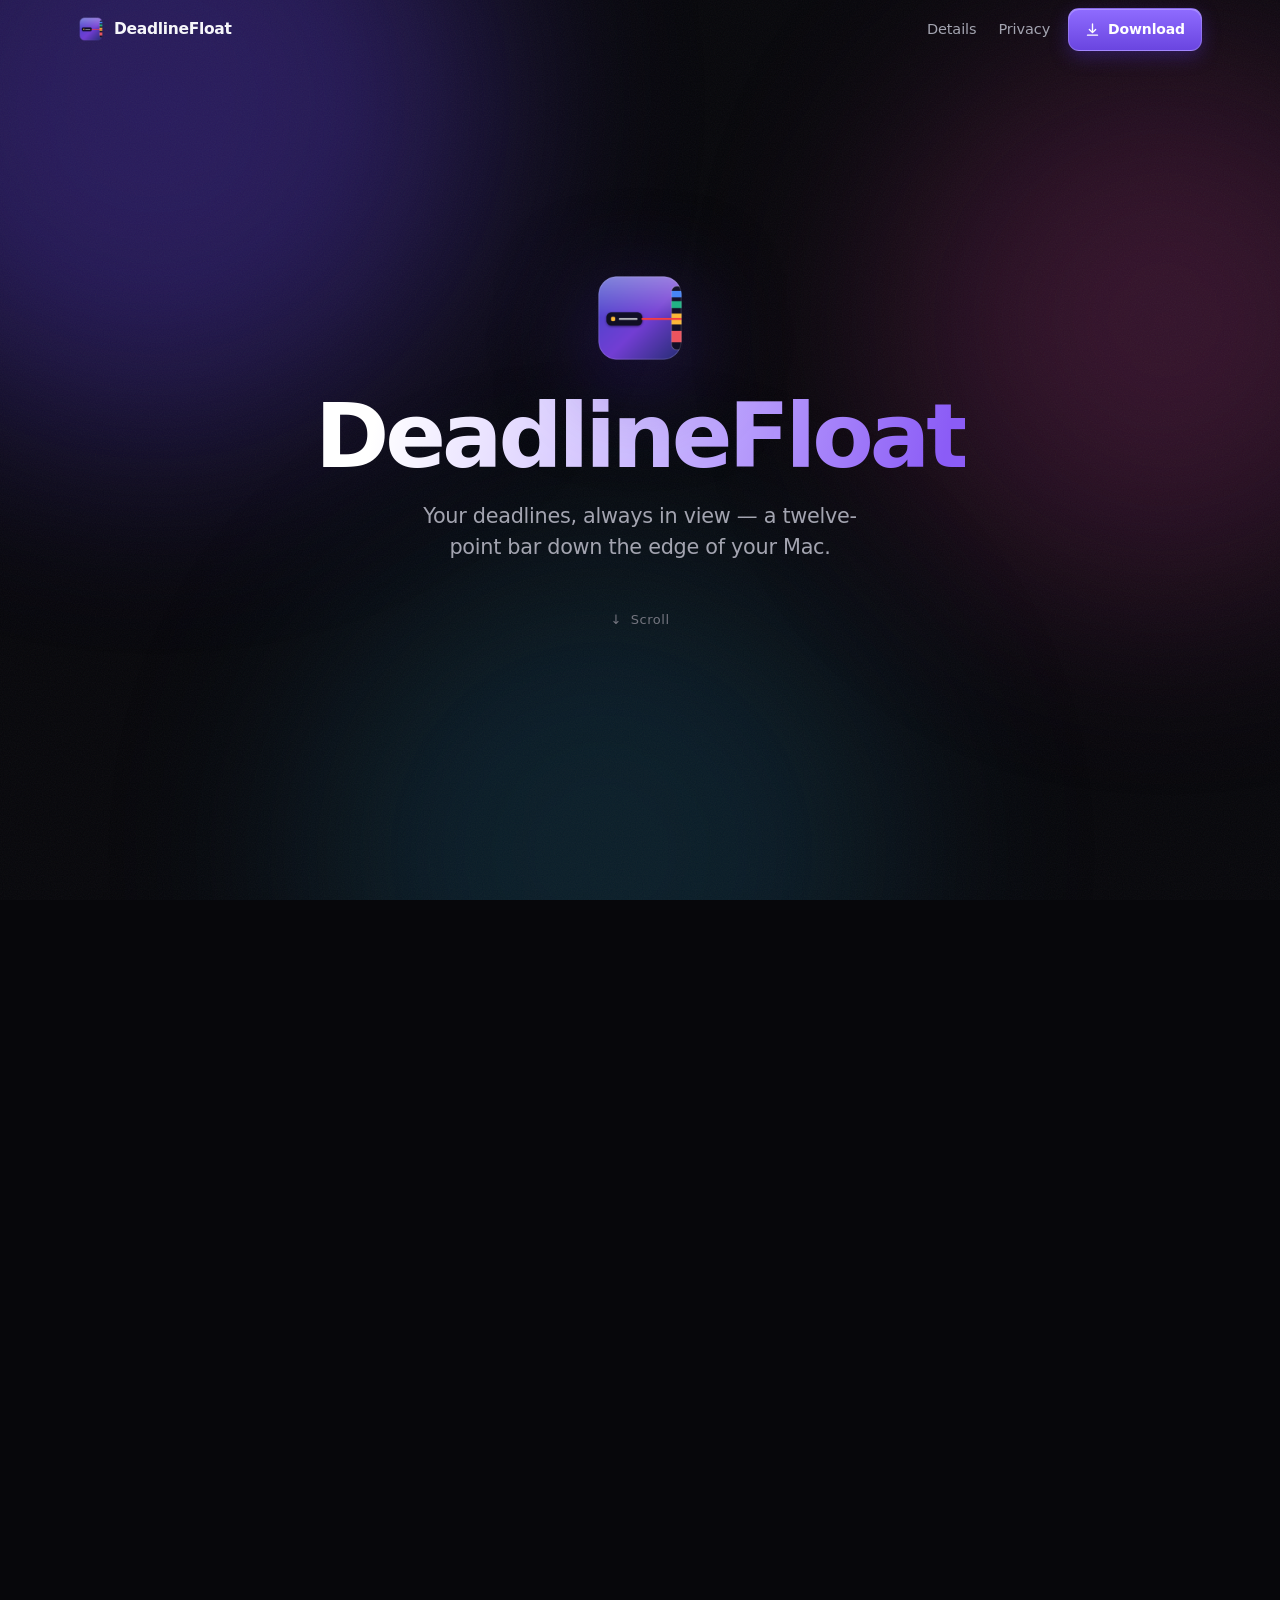
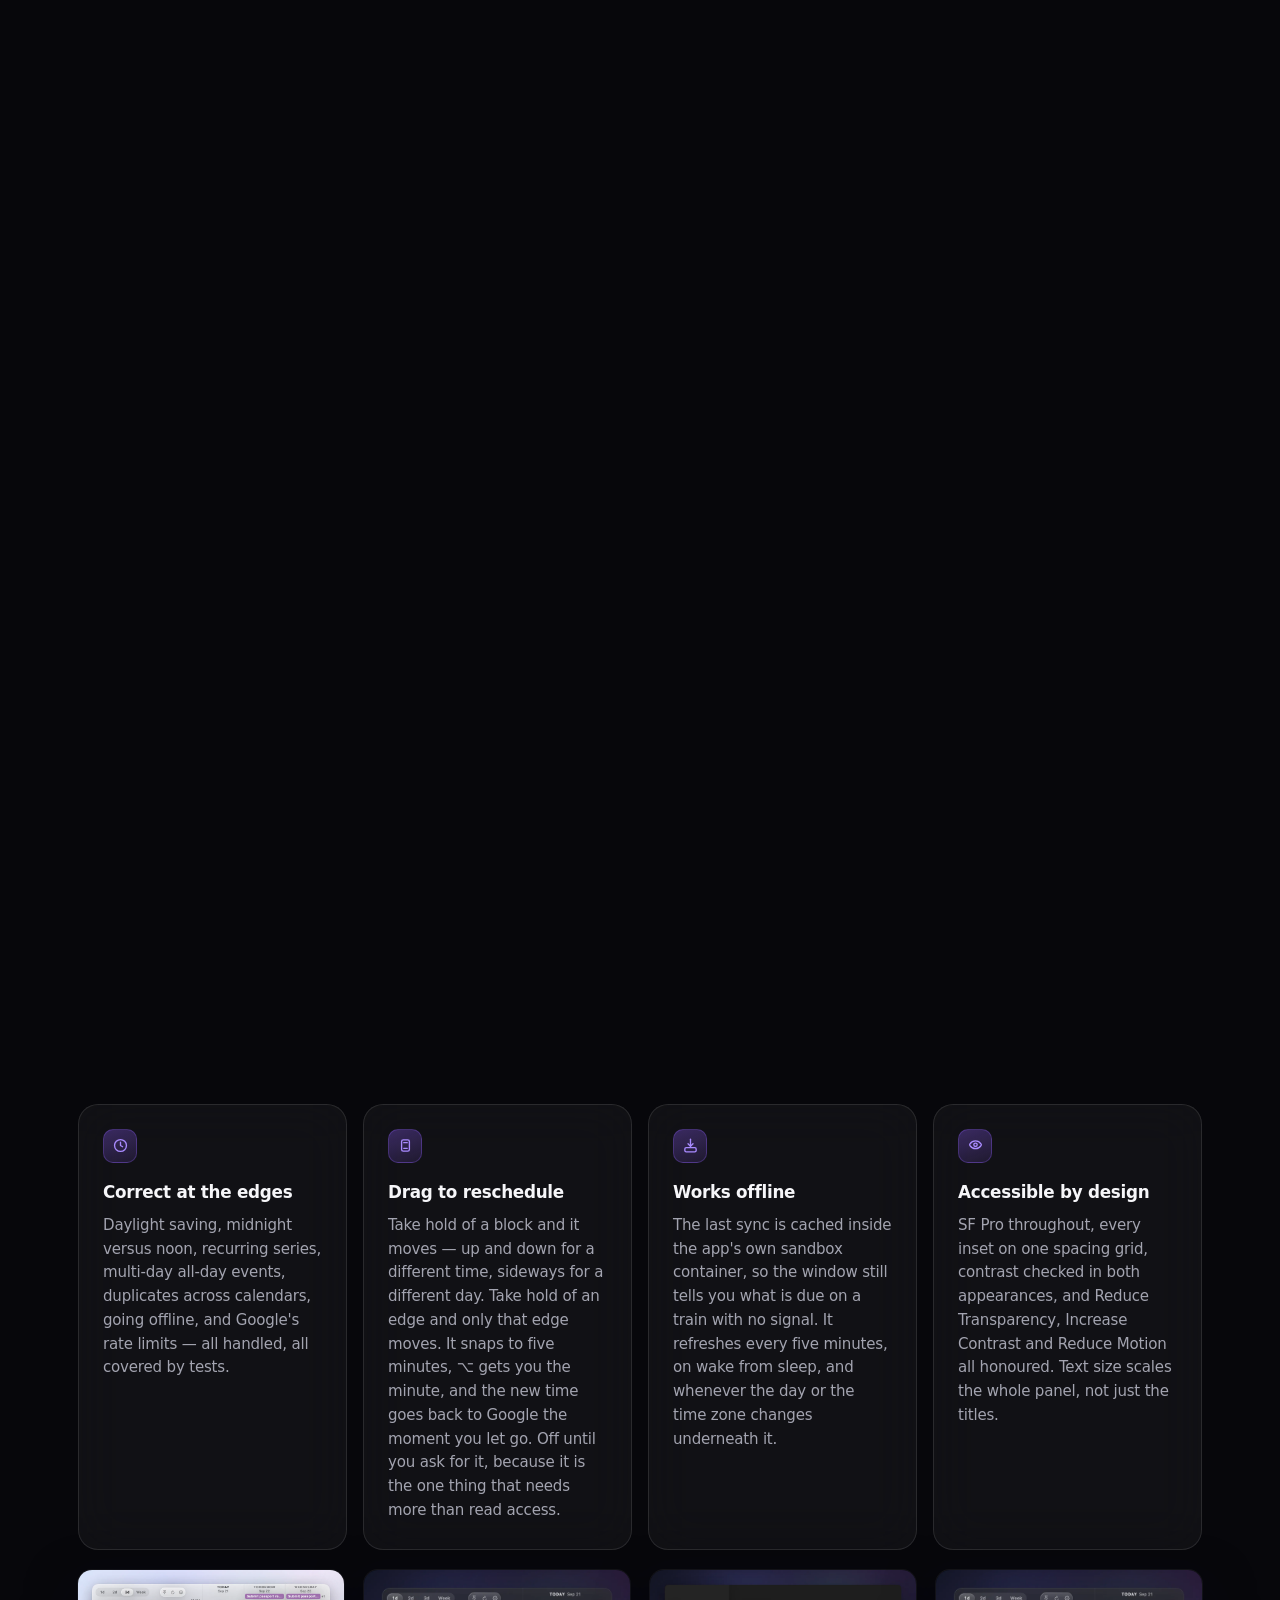
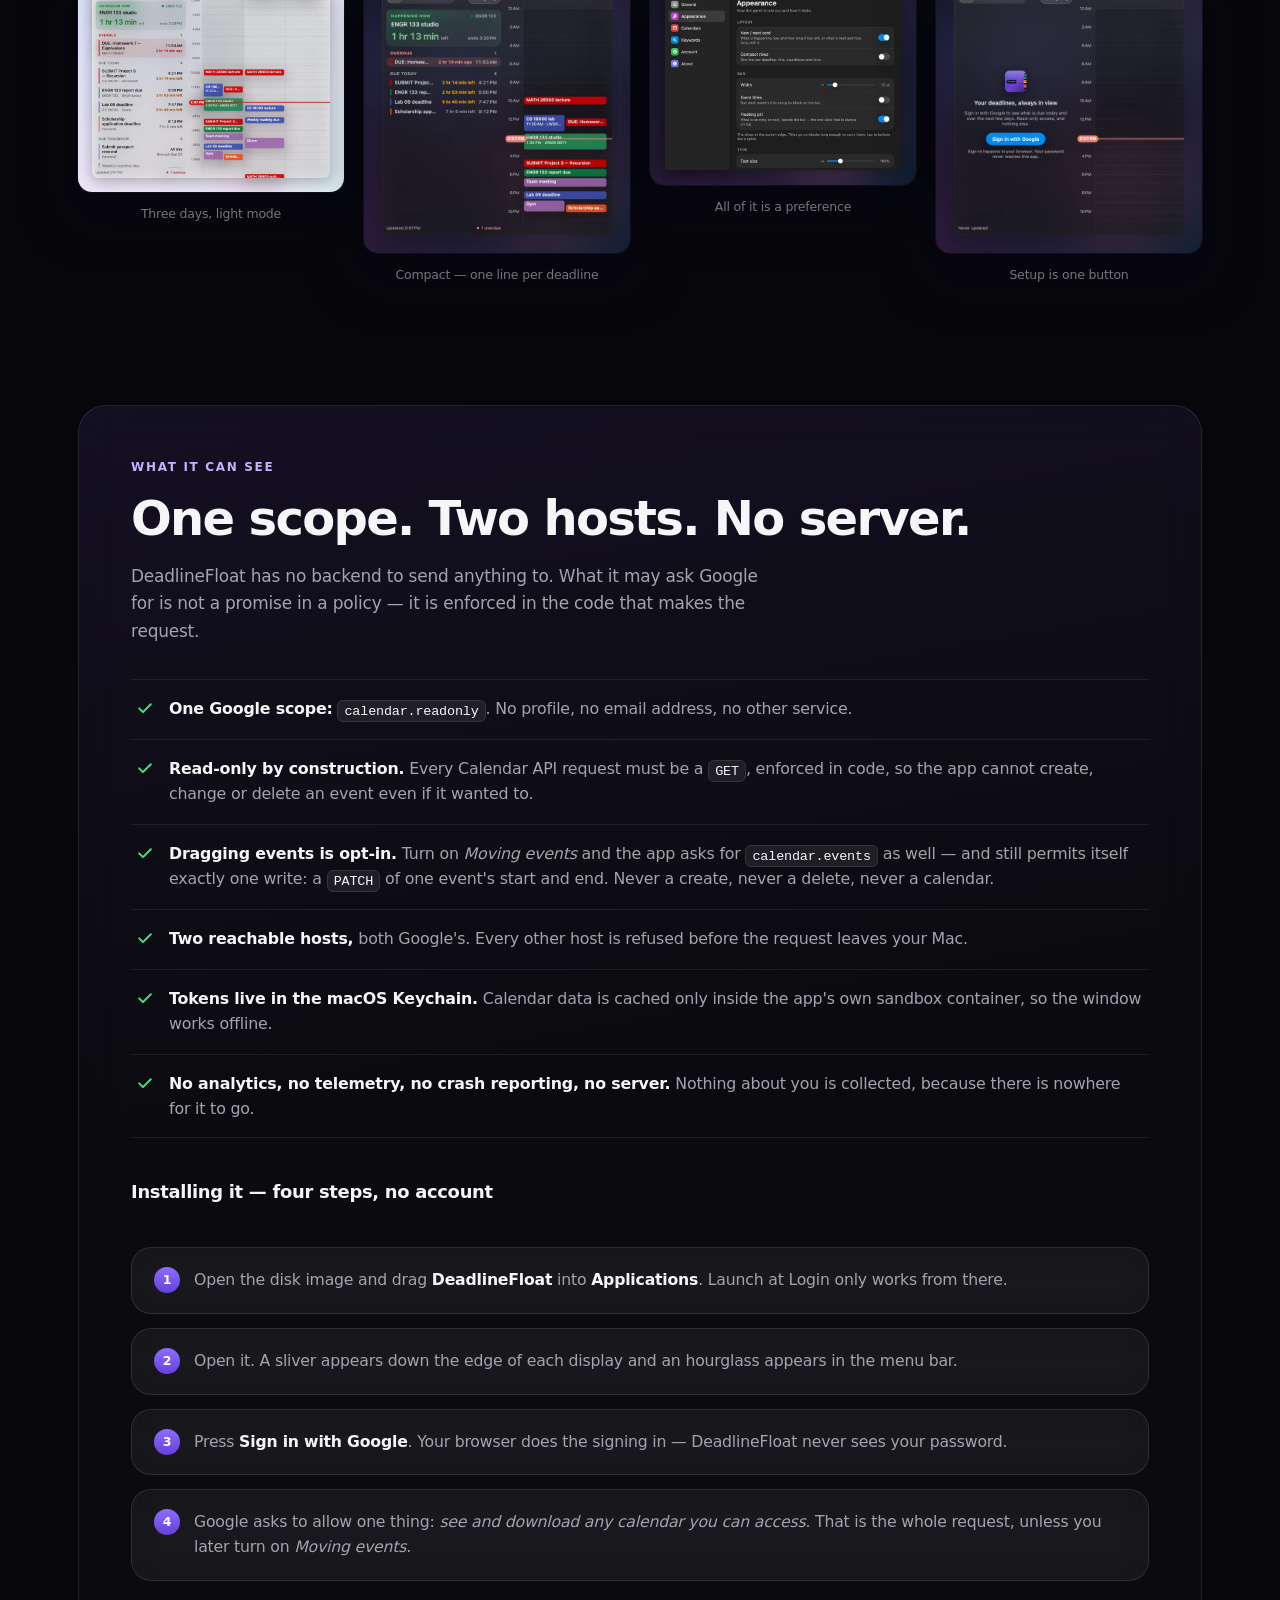
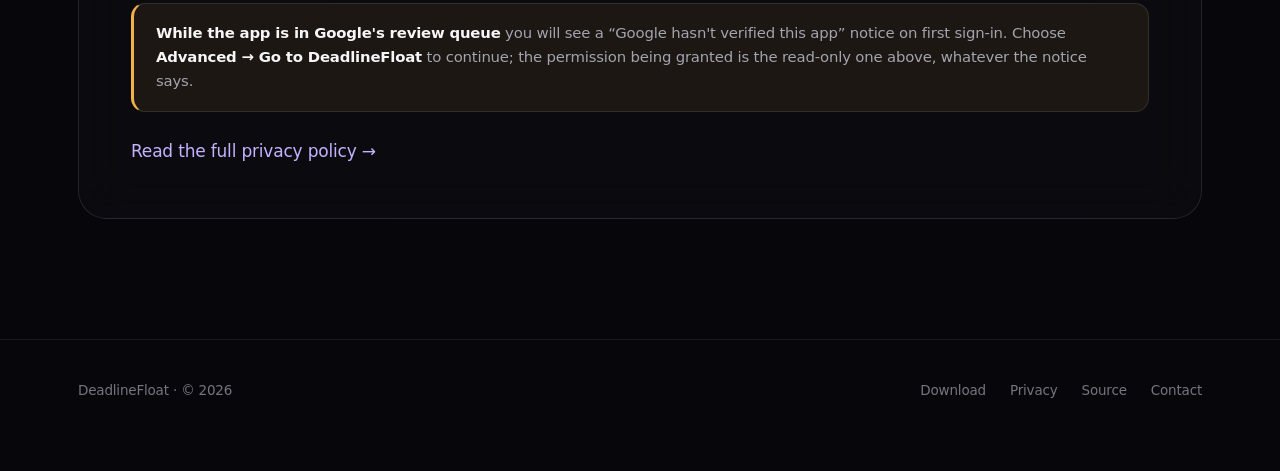
<file: docs/index.html>
<!doctype html>
<html lang="en">
<head>
<meta charset="utf-8">
<meta name="viewport" content="width=device-width, initial-scale=1">
<title>DeadlineFloat — your deadlines, always in view</title>
<meta name="description" content="A twelve-point bar down the edge of your Mac's screen for your Google Calendar deadlines: what is due today and when, and what your day looks like. Native SwiftUI, drag to reschedule, nothing leaves your Mac.">
<meta name="theme-color" content="#07070b">
<link rel="icon" href="favicon.png" type="image/png">
<meta property="og:title" content="DeadlineFloat — your deadlines, always in view">
<meta property="og:description" content="A twelve-point bar down the edge of your Mac's screen for your Google Calendar deadlines.">
<meta property="og:url" content="https://deadlinefloat.vercel.app/">
<meta property="og:image" content="https://deadlinefloat.vercel.app/og.jpg">
<meta property="og:image:width" content="1200">
<meta property="og:image:height" content="630">
<meta property="og:type" content="website">
<meta name="twitter:card" content="summary_large_image">
<link rel="stylesheet" href="site.css">
</head>
<body>

<div class="aurora" aria-hidden="true"><span></span><span></span><span></span></div>
<div class="grain" aria-hidden="true"></div>

<header class="nav">
  <div class="wrap">
    <a class="brand" href="#top"><img src="icon.png" alt="" width="26" height="26">DeadlineFloat</a>
    <nav class="nav-links">
      <a href="#details">Details</a>
      <a href="#privacy">Privacy</a>
    </nav>
    <a class="nav-cta" data-dl href="https://github.com/21J3phy/deadlinefloat/releases/download/v1.0/DeadlineFloat-1.0.dmg">
      <svg viewBox="0 0 24 24" fill="none" stroke="currentColor" stroke-width="2.2" stroke-linecap="round" stroke-linejoin="round" aria-hidden="true">
        <path d="M12 3v12"/><path d="M7 12l5 5 5-5"/><path d="M4 21h16"/>
      </svg>
      Download
    </a>
  </div>
</header>

<main id="top">

<!-- ======================================================== the whole show
     One screen, pinned, for the length of this section. The scroll runs the
     title card off, slides the bar in from the right edge, walks the four
     descriptions down the left while the panel does what each one describes,
     and ends on the download button. -->
<section class="show" id="show">
  <div class="show-pin">

    <div class="show-title">
      <img class="show-mark" src="icon.png" alt="" width="96" height="96">
      <h1>DeadlineFloat</h1>
      <p>Your deadlines, always in view — a twelve-point bar down the edge of your Mac.</p>
      <span class="show-scroll"><i aria-hidden="true">↓</i> Scroll</span>
    </div>

    <div class="show-copy" aria-label="How it works">
      <article class="beat">
        <span class="n">At rest</span>
        <h2>Twelve points wide</h2>
        <p>
          Down the edge of every display: the whole day as a ruler, midnight to
          midnight, every event drawn as long as it actually lasts, and a needle for
          now. Beside it floats what is on — or next — with a live countdown, so you
          can read it without opening anything at all.
        </p>
        <p>
          It never steals focus from whatever you are typing in, and there is no Dock
          icon. Just an hourglass in the menu bar.
        </p>
        <div class="kv"><span>One bar per display</span><span>Never takes focus</span><span>8–40 points wide</span></div>
      </article>

      <article class="beat">
        <span class="n">Open</span>
        <h2>It stretches, it doesn&rsquo;t fade</h2>
        <p>
          Rest the pointer on the sliver and it widens sideways — the very same blocks
          growing into today's column while the task list arrives beside them.
          Deadlines on the left, the day's schedule on the right.
        </p>
        <p>
          “HAPPENING NOW · 1 hr 13 min left” while you are inside something. “DUE NEXT
          · in 2 hr 14 min” before the next thing lands. Whole minutes, in words, never
          seconds — and always truncated, never rounded up, because a countdown that
          overstates the time you have left is the one way it could actually hurt you.
        </p>
        <div class="kv"><span>Live countdown</span><span>Flips on the minute</span><span>Pin it open</span></div>
      </article>

      <article class="beat">
        <span class="n">The week</span>
        <h2>A day, or all seven</h2>
        <p>
          One day, two, three, or the week. The bar widens a step each time and the
          calendar adds a column; the list grows a section for every day it can now
          see, and all-day items ride above the columns.
        </p>
        <p>
          Every block is the colour Google Calendar actually shows you — per event or
          per calendar, the palette Google draws with today, not the decade-old hexes
          its API still reports. Urgency is carried by the countdown's wording and
          colour instead, so the colour you chose for a class stays that class's colour.
        </p>
        <div class="kv"><span>Duration blocks</span><span>All-day events</span><span>Your Google colours</span></div>
      </article>

      <article class="beat">
        <span class="n">Done</span>
        <h2>Swipe it done</h2>
        <p>
          A two-finger swipe marks a deadline done, with a tap from the trackpad.
          Finished items wait in a drawer above the list — scroll up past the barrier
          to see them, and swipe one back whenever you like.
        </p>
        <p>
          Apple Intelligence identifies unfinished tasks on your Mac. Meetings,
          classes and other appointments stay on the calendar; only tasks appear
          in the active list. Task detection requires macOS 26 or later and an
          Apple Intelligence-capable Mac with Apple Intelligence enabled.
        </p>
        <div class="kv"><span>On-device task detection</span><span>Per-calendar</span><span>Launch at login</span></div>
      </article>
    </div>

    <div class="show-get">
      <p class="show-get-eyebrow">That is the whole app.</p>
      <h2>Put it on your Mac.</h2>
      <!-- download:start — rewritten by Tools/update_download.sh from the built artefacts -->
    <div class="download">
      <a class="get" href="https://github.com/21J3phy/deadlinefloat/releases/download/v1.2/DeadlineFloat-1.2.dmg">
        <svg viewBox="0 0 24 24" fill="none" stroke="currentColor" stroke-width="2.1"
             stroke-linecap="round" stroke-linejoin="round" aria-hidden="true">
          <path d="M12 3v12"></path><path d="M7 12l5 5 5-5"></path><path d="M4 21h16"></path>
        </svg>
        Download for Mac
      </a>
      <p class="meta">
        Version 1.2 · 4.4MB · macOS 14 or later · Apple silicon and Intel<br>
        Signed and notarised by Apple. <a href="https://github.com/21J3phy/deadlinefloat/releases/download/v1.2/DeadlineFloat-1.2.zip">Zip instead</a>
      </p>
      <details class="sums">
        <summary>Verify the download</summary>
<pre>shasum -a 256 DeadlineFloat-1.2.dmg
f705889968c458b324d6195a63dd78de9f2f063760c2cc022239804af1b9cac6  DeadlineFloat-1.2.dmg
09ecde73c6c7be6fe2ffa7d400d8e192d0475bf1e6b7466362ef9e35a49be8f2  DeadlineFloat-1.2.zip</pre>
      </details>
    </div>
    <!-- download:end -->
    </div>

    <!-- the panel itself, at the right edge of the screen -->
    <div class="show-stage" id="demo-stage"></div>

    <!-- narrow screens cannot hold the pinned show; they get the real thing -->
    <div class="show-fallback">
      <picture>
        <source srcset="screenshots/expanded.webp" type="image/webp">
        <img src="screenshots/expanded.png" width="1376" height="1464" alt="The DeadlineFloat panel open on one day">
      </picture>
      <p>The interactive demo needs a wider screen. This is the real panel, rendered by the app itself.</p>
    </div>

  </div>
</section>

<!-- ================================================================ details -->
<section id="details" class="pad">
  <div class="wrap">
    <div class="center reveal" style="margin-bottom:44px">
      <p class="eyebrow">The rest of it</p>
      <h2>Everything else worth knowing</h2>
      <p class="lede">Native Swift and SwiftUI — no Electron. Liquid Glass on macOS 26 and later, with a hand-built glass fallback down to macOS 14.</p>
    </div>

    <div class="grid" data-stagger>
      <div class="card reveal">
        <div class="ico"><svg viewBox="0 0 24 24" fill="none" stroke="currentColor" stroke-width="1.9" stroke-linecap="round" stroke-linejoin="round"><circle cx="12" cy="12" r="8.4"/><path d="M12 7.4V12l3 1.8"/></svg></div>
        <h3>Correct at the edges</h3>
        <p>Daylight saving, midnight versus noon, recurring series, multi-day all-day events, duplicates across calendars, going offline, and Google's rate limits — all handled, all covered by tests.</p>
      </div>
      <div class="card reveal">
        <div class="ico"><svg viewBox="0 0 24 24" fill="none" stroke="currentColor" stroke-width="1.9" stroke-linecap="round" stroke-linejoin="round"><rect x="6.5" y="4" width="11" height="16" rx="2.4"/><path d="M9.5 8h5"/><path d="M9.5 16h5"/></svg></div>
        <h3>Drag to reschedule</h3>
        <p>Take hold of a block and it moves — up and down for a different time, sideways for a different day. Take hold of an edge and only that edge moves. It snaps to five minutes, ⌥ gets you the minute, and the new time goes back to Google the moment you let go. Off until you ask for it, because it is the one thing that needs more than read access.</p>
      </div>
      <div class="card reveal">
        <div class="ico"><svg viewBox="0 0 24 24" fill="none" stroke="currentColor" stroke-width="1.9" stroke-linecap="round" stroke-linejoin="round"><path d="M12 3v10"/><path d="M8.5 9.5 12 13l3.5-3.5"/><rect x="4" y="15" width="16" height="6" rx="2"/></svg></div>
        <h3>Works offline</h3>
        <p>The last sync is cached inside the app's own sandbox container, so the window still tells you what is due on a train with no signal. It refreshes every five minutes, on wake from sleep, and whenever the day or the time zone changes underneath it.</p>
      </div>
      <div class="card reveal">
        <div class="ico"><svg viewBox="0 0 24 24" fill="none" stroke="currentColor" stroke-width="1.9" stroke-linecap="round" stroke-linejoin="round"><path d="M12 5.5c3.5 0 6.4 2.2 7.8 4.3.5.7.5 1.7 0 2.4-1.4 2.1-4.3 4.3-7.8 4.3s-6.4-2.2-7.8-4.3a2.1 2.1 0 0 1 0-2.4C5.6 7.7 8.5 5.5 12 5.5Z"/><circle cx="12" cy="11" r="2.4"/></svg></div>
        <h3>Accessible by design</h3>
        <p>SF Pro throughout, every inset on one spacing grid, contrast checked in both appearances, and Reduce Transparency, Increase Contrast and Reduce Motion all honoured. Text size scales the whole panel, not just the titles.</p>
      </div>
    </div>

    <div class="gallery" data-stagger style="margin-top:20px">
      <figure class="reveal">
        <picture><source srcset="screenshots/light.webp" type="image/webp"><img src="screenshots/light.png" width="1752" height="1464" alt="DeadlineFloat open on three days in light mode" loading="lazy"></picture>
        <figcaption>Three days, light mode</figcaption>
      </figure>
      <figure class="reveal">
        <picture><source srcset="screenshots/compact.webp" type="image/webp"><img src="screenshots/compact.png" width="1376" height="1464" alt="DeadlineFloat with compact rows" loading="lazy"></picture>
        <figcaption>Compact — one line per deadline</figcaption>
      </figure>
      <figure class="reveal">
        <picture><source srcset="screenshots/settings-dark.webp" type="image/webp"><img src="screenshots/settings-dark.png" width="1664" height="1344" alt="The DeadlineFloat settings window" loading="lazy"></picture>
        <figcaption>All of it is a preference</figcaption>
      </figure>
      <figure class="reveal">
        <picture><source srcset="screenshots/welcome.webp" type="image/webp"><img src="screenshots/welcome.png" width="1376" height="1464" alt="The DeadlineFloat sign-in screen" loading="lazy"></picture>
        <figcaption>Setup is one button</figcaption>
      </figure>
    </div>
  </div>
</section>

<!-- ================================================================ privacy -->
<section id="privacy" class="pad" style="padding-top:0">
  <div class="wrap">
    <div class="privacy-wrap reveal">
      <p class="eyebrow">What it can see</p>
      <h2>One scope. Two hosts. No server.</h2>
      <p class="lede">
        DeadlineFloat has no backend to send anything to. What it may ask Google for is not a
        promise in a policy — it is enforced in the code that makes the request.
      </p>
      <ul class="privacy-list">
        <li>
          <svg class="tick" viewBox="0 0 24 24" fill="none" stroke="currentColor" stroke-width="2.4" stroke-linecap="round" stroke-linejoin="round"><path d="m5 12.5 4.5 4.5L19 7.5"/></svg>
          <span><b>One Google scope:</b> <code>calendar.readonly</code>. No profile, no email address, no other service.</span>
        </li>
        <li>
          <svg class="tick" viewBox="0 0 24 24" fill="none" stroke="currentColor" stroke-width="2.4" stroke-linecap="round" stroke-linejoin="round"><path d="m5 12.5 4.5 4.5L19 7.5"/></svg>
          <span><b>Read-only by construction.</b> Every Calendar API request must be a <code>GET</code>, enforced in code, so the app cannot create, change or delete an event even if it wanted to.</span>
        </li>
        <li>
          <svg class="tick" viewBox="0 0 24 24" fill="none" stroke="currentColor" stroke-width="2.4" stroke-linecap="round" stroke-linejoin="round"><path d="m5 12.5 4.5 4.5L19 7.5"/></svg>
          <span><b>Dragging events is opt-in.</b> Turn on <em>Moving events</em> and the app asks for <code>calendar.events</code> as well — and still permits itself exactly one write: a <code>PATCH</code> of one event's start and end. Never a create, never a delete, never a calendar.</span>
        </li>
        <li>
          <svg class="tick" viewBox="0 0 24 24" fill="none" stroke="currentColor" stroke-width="2.4" stroke-linecap="round" stroke-linejoin="round"><path d="m5 12.5 4.5 4.5L19 7.5"/></svg>
          <span><b>Two reachable hosts,</b> both Google's. Every other host is refused before the request leaves your Mac.</span>
        </li>
        <li>
          <svg class="tick" viewBox="0 0 24 24" fill="none" stroke="currentColor" stroke-width="2.4" stroke-linecap="round" stroke-linejoin="round"><path d="m5 12.5 4.5 4.5L19 7.5"/></svg>
          <span><b>Tokens live in the macOS Keychain.</b> Calendar data is cached only inside the app's own sandbox container, so the window works offline.</span>
        </li>
        <li>
          <svg class="tick" viewBox="0 0 24 24" fill="none" stroke="currentColor" stroke-width="2.4" stroke-linecap="round" stroke-linejoin="round"><path d="m5 12.5 4.5 4.5L19 7.5"/></svg>
          <span><b>No analytics, no telemetry, no crash reporting, no server.</b> Nothing about you is collected, because there is nowhere for it to go.</span>
        </li>
      </ul>

      <h3 class="sub">Installing it — four steps, no account</h3>
      <ol class="steps" data-stagger>
        <li class="reveal">Open the disk image and drag <strong>DeadlineFloat</strong> into <strong>Applications</strong>. Launch at Login only works from there.</li>
        <li class="reveal">Open it. A sliver appears down the edge of each display and an hourglass appears in the menu bar.</li>
        <li class="reveal">Press <strong>Sign in with Google</strong>. Your browser does the signing in — DeadlineFloat never sees your password.</li>
        <li class="reveal">Google asks to allow one thing: <em>see and download any calendar you can access</em>. That is the whole request, unless you later turn on <em>Moving events</em>.</li>
      </ol>
      <p class="note reveal">
        <strong>While the app is in Google's review queue</strong> you will see a “Google hasn't
        verified this app” notice on first sign-in. Choose <strong>Advanced → Go to
        DeadlineFloat</strong> to continue; the permission being granted is the read-only one
        above, whatever the notice says.
      </p>
      <p style="margin:26px 0 0"><a href="privacy.html">Read the full privacy policy →</a></p>
    </div>
  </div>
</section>

</main>

<footer>
  <div class="wrap">
    <span>DeadlineFloat · © <span data-year>2026</span></span>
    <nav>
      <a href="#show">Download</a>
      <a href="privacy.html">Privacy</a>
      <a href="https://github.com/21J3phy/deadlinefloat">Source</a>
      <a href="mailto:niravsurabhi@gmail.com">Contact</a>
    </nav>
  </div>
</footer>

<script src="site.js" defer></script>
</body>
</html>
</file>
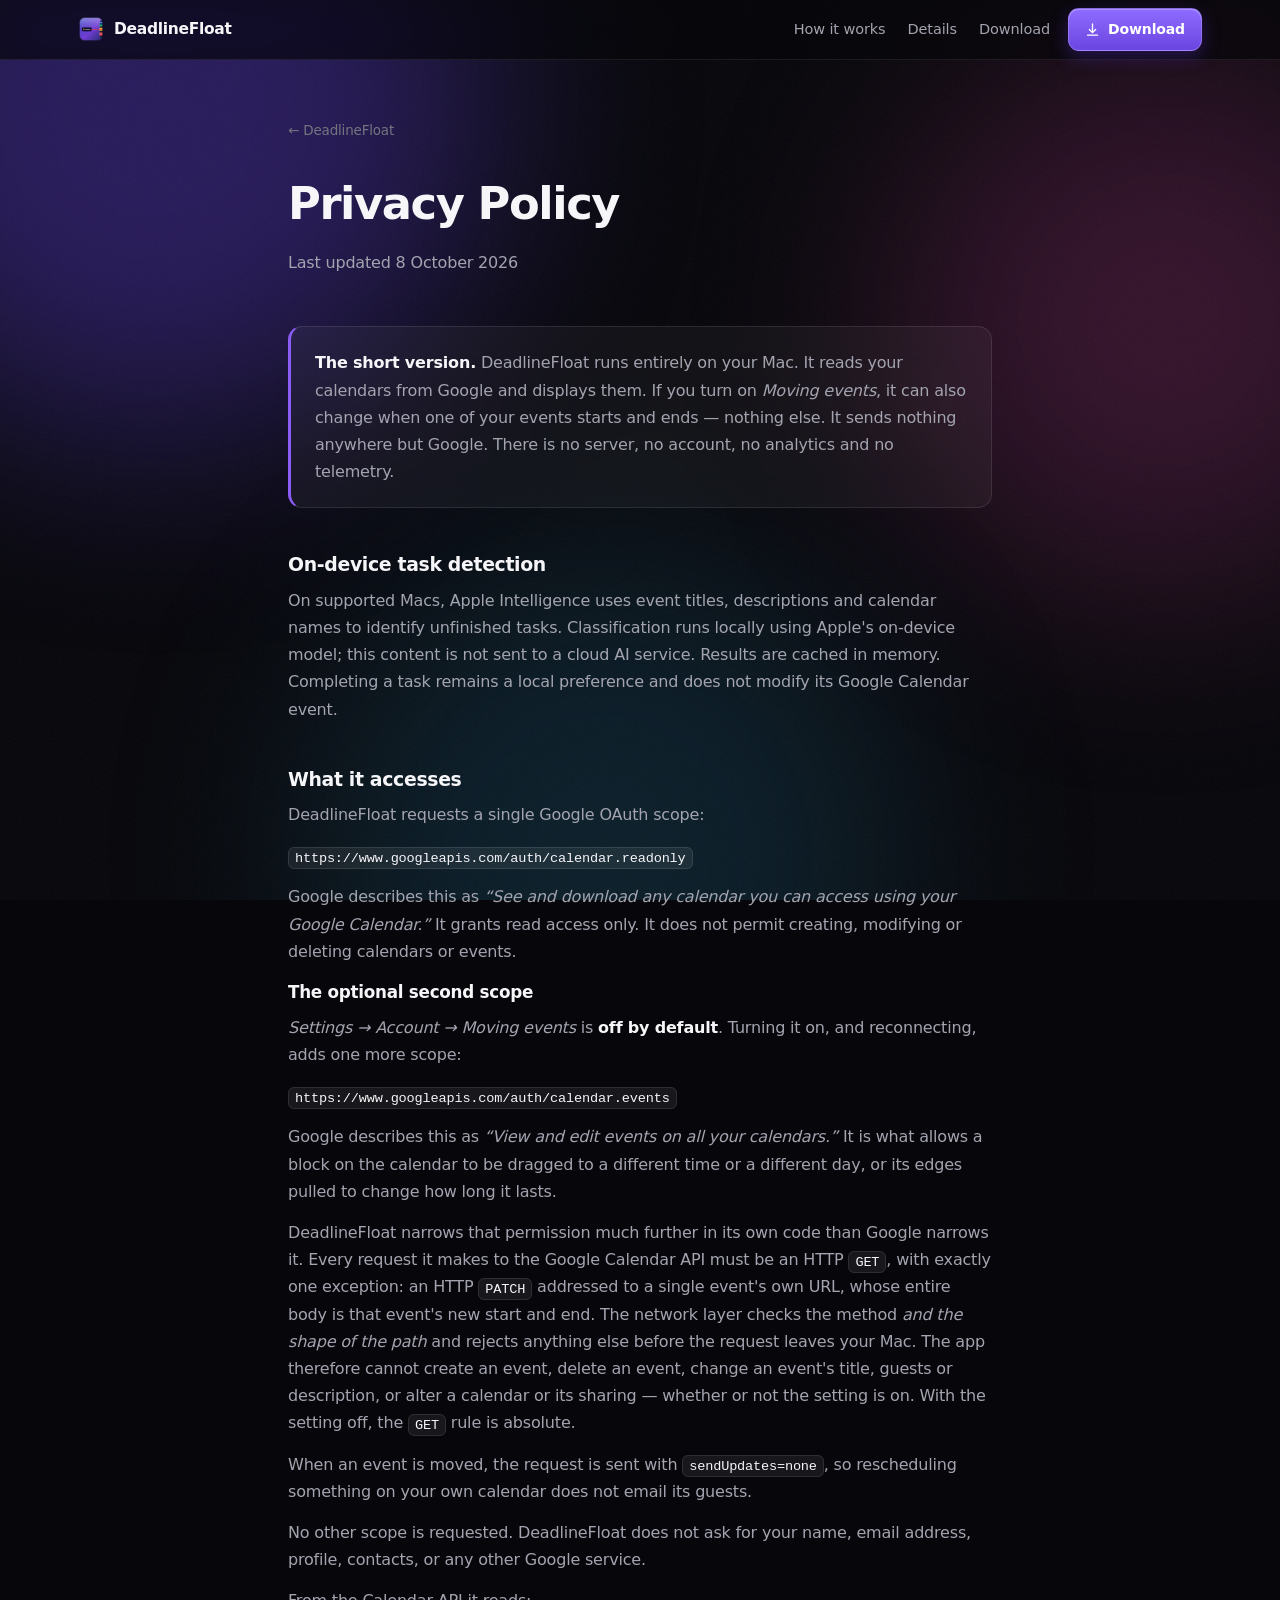
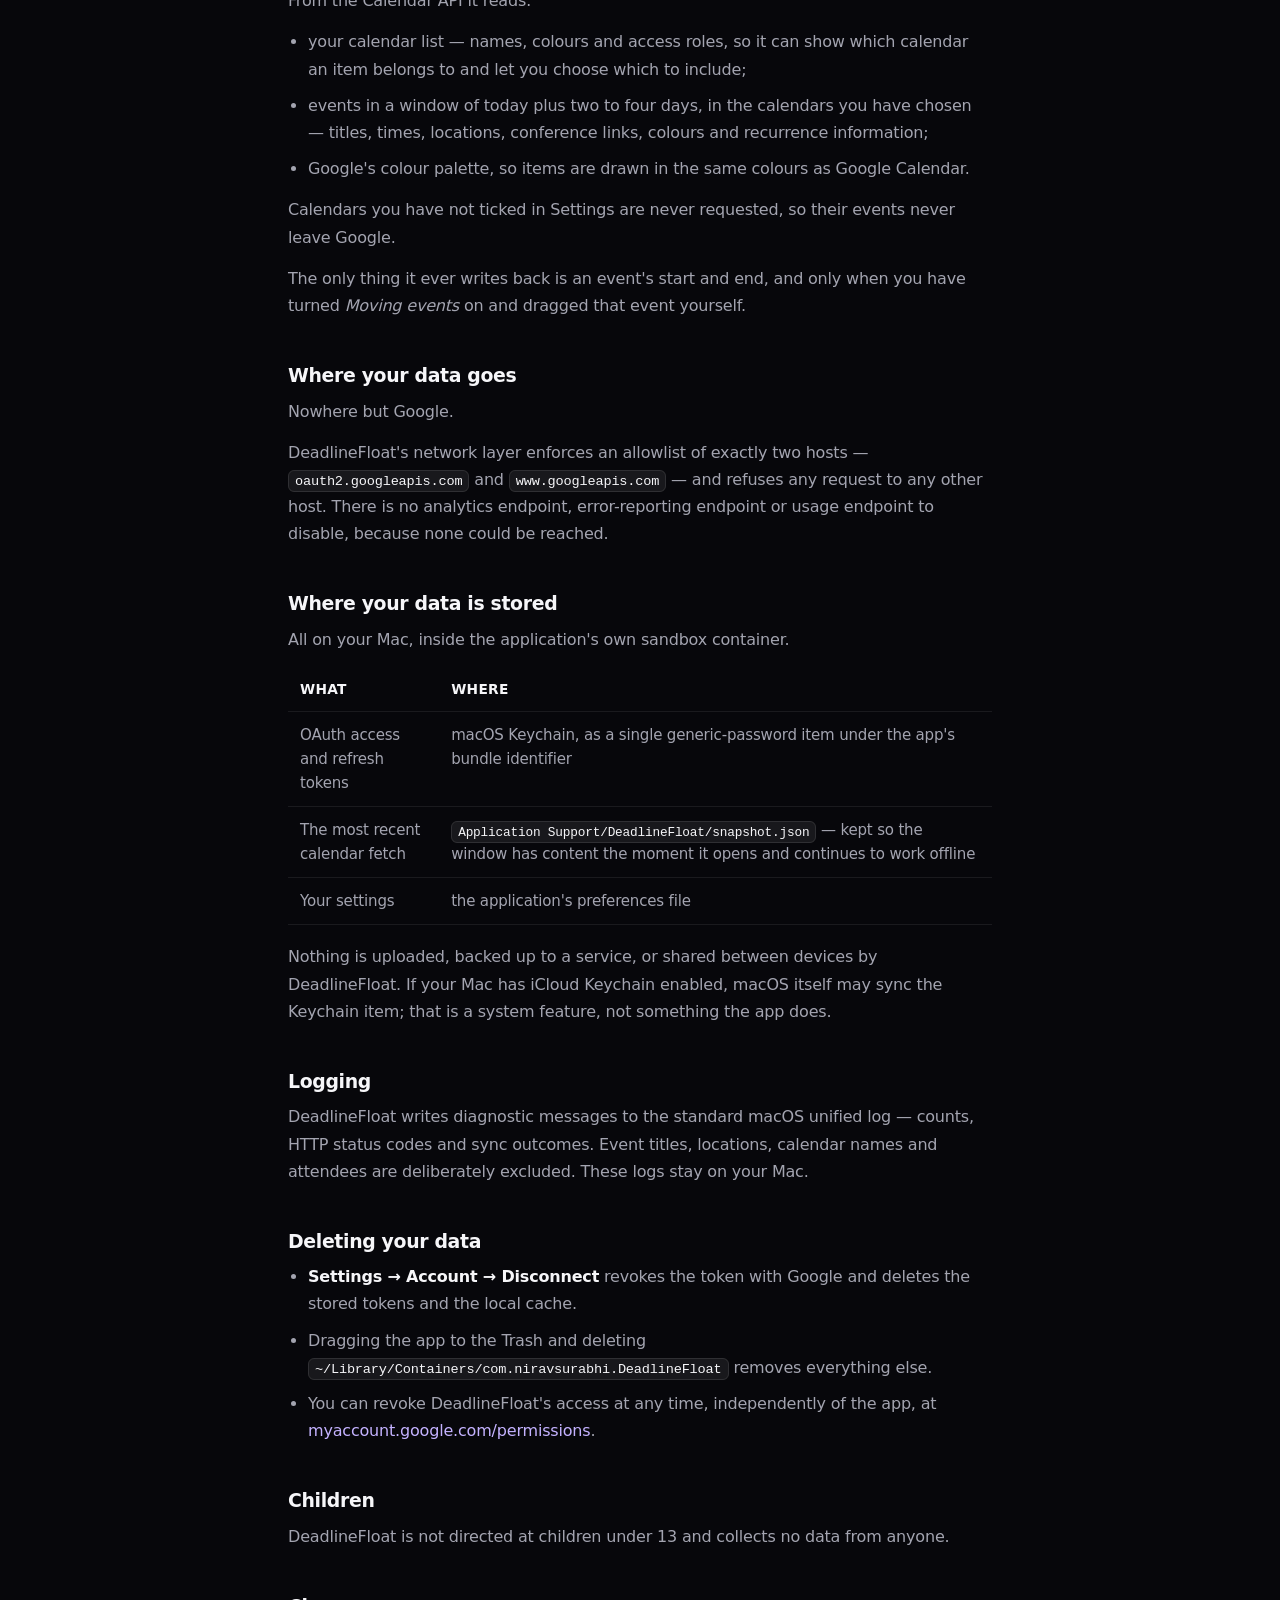
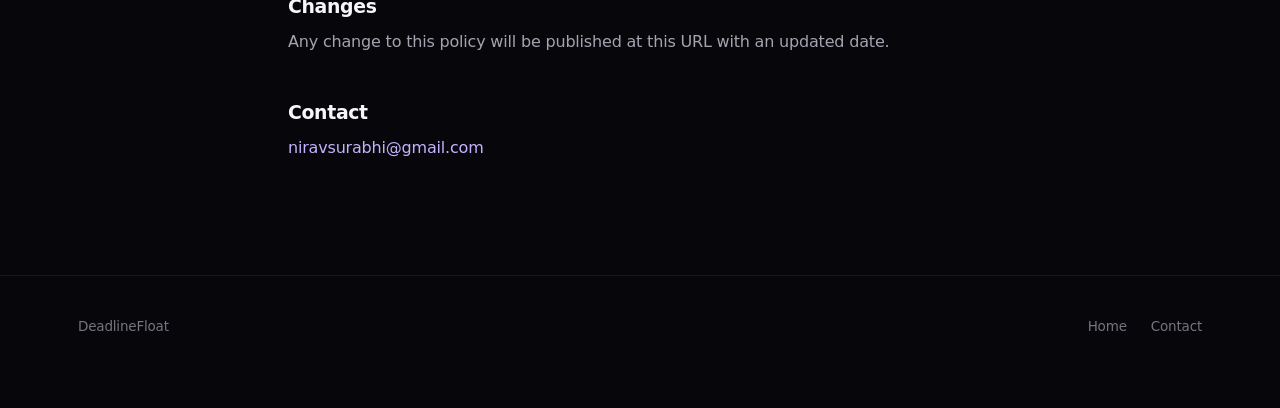
<file: docs/privacy.html>
<!doctype html>
<html lang="en">
<head>
<meta charset="utf-8">
<meta name="viewport" content="width=device-width, initial-scale=1">
<title>Privacy Policy — DeadlineFloat</title>
<meta name="description" content="What DeadlineFloat does with your data: a read-only Google Calendar scope, an optional one that only lets an event be moved, everything stored on your Mac, nothing sent anywhere but Google.">
<meta name="theme-color" content="#07070b">
<link rel="icon" href="favicon.png" type="image/png">
<link rel="stylesheet" href="site.css">
<style>
  /* the policy is prose: a narrower measure than the landing page's grid */
  .doc { max-width: 760px; margin: 0 auto; padding: 0 28px 100px; }
  .doc header { padding: calc(var(--nav-h) + 56px) 0 28px; }
  .back { font-size: 13.5px; color: var(--ink-3); display: inline-block; margin-bottom: 26px; }
  .doc h1 { font-size: clamp(2rem, 5vw, 2.8rem); letter-spacing: -0.032em; margin: 0 0 10px; }
  .updated { color: var(--ink-3); font-size: 13.5px; margin: 0; }
  .doc h2 { font-size: 1.18rem; letter-spacing: -0.018em; margin: 46px 0 12px; font-weight: 640; }
  .doc p, .doc li { color: var(--ink-2); font-size: 1rem; line-height: 1.7; }
  .doc p { margin: 0 0 14px; }
  .doc ul { padding-left: 20px; margin: 0 0 14px; }
  .doc li { margin-bottom: 9px; }
  .doc strong { color: var(--ink); font-weight: 600; }
  .lead {
    background: var(--glass); border: 1px solid var(--rim); border-left: 3px solid var(--accent);
    border-radius: var(--r); padding: 22px 24px 8px; margin: 8px 0 8px;
    backdrop-filter: blur(20px); -webkit-backdrop-filter: blur(20px);
  }
  .doc table {
    width: 100%; border-collapse: collapse; margin: 6px 0 18px;
    font-size: .94rem; color: var(--ink-2);
  }
  .doc th, .doc td { text-align: left; padding: 11px 12px; border-bottom: 1px solid var(--hairline); vertical-align: top; }
  .doc th { color: var(--ink); font-weight: 600; font-size: .86rem; letter-spacing: .02em; text-transform: uppercase; }
</style>
</head>
<body>

<div class="aurora" aria-hidden="true"><span></span><span></span><span></span></div>
<div class="grain" aria-hidden="true"></div>

<header class="nav is-stuck">
  <div class="wrap">
    <a class="brand" href="index.html"><img src="icon.png" alt="" width="26" height="26">DeadlineFloat</a>
    <nav class="nav-links"><a href="index.html#demo">How it works</a><a href="index.html#details">Details</a><a href="index.html#get">Download</a></nav>
    <a class="nav-cta" href="https://github.com/21J3phy/deadlinefloat/releases/download/v1.0/DeadlineFloat-1.0.dmg">
      <svg viewBox="0 0 24 24" fill="none" stroke="currentColor" stroke-width="2.2" stroke-linecap="round" stroke-linejoin="round" aria-hidden="true">
        <path d="M12 3v12"/><path d="M7 12l5 5 5-5"/><path d="M4 21h16"/>
      </svg>
      Download
    </a>
  </div>
</header>

<main class="doc">
  <header>
    <a class="back" href="index.html">← DeadlineFloat</a>
    <h1>Privacy Policy</h1>
    <p class="updated">Last updated 8 October 2026</p>
  </header>

  <div class="lead">
    <p><strong>The short version.</strong> DeadlineFloat runs entirely on your Mac. It reads your
    calendars from Google and displays them. If you turn on <em>Moving events</em>, it can also
    change when one of your events starts and ends — nothing else. It sends nothing anywhere but
    Google. There is no server, no account, no analytics and no telemetry.</p>
  </div>

  <h2>On-device task detection</h2>
  <p>On supported Macs, Apple Intelligence uses event titles, descriptions and
     calendar names to identify unfinished tasks. Classification runs locally
     using Apple's on-device model; this content is not sent to a cloud AI service.
     Results are cached in memory. Completing a task remains a local preference
     and does not modify its Google Calendar event.</p>

  <h2>What it accesses</h2>
  <p>DeadlineFloat requests a single Google OAuth scope:</p>
  <p><code>https://www.googleapis.com/auth/calendar.readonly</code></p>
  <p>Google describes this as <em>“See and download any calendar you can access using your Google
  Calendar.”</em> It grants read access only. It does not permit creating, modifying or deleting
  calendars or events.</p>

  <h3>The optional second scope</h3>
  <p><em>Settings → Account → Moving events</em> is <strong>off by default</strong>. Turning it on,
  and reconnecting, adds one more scope:</p>
  <p><code>https://www.googleapis.com/auth/calendar.events</code></p>
  <p>Google describes this as <em>“View and edit events on all your calendars.”</em> It is what
  allows a block on the calendar to be dragged to a different time or a different day, or its edges
  pulled to change how long it lasts.</p>
  <p>DeadlineFloat narrows that permission much further in its own code than Google narrows it.
  Every request it makes to the Google Calendar API must be an HTTP <code>GET</code>, with exactly
  one exception: an HTTP <code>PATCH</code> addressed to a single event's own URL, whose entire body
  is that event's new start and end. The network layer checks the method <em>and the shape of the
  path</em> and rejects anything else before the request leaves your Mac. The app therefore cannot
  create an event, delete an event, change an event's title, guests or description, or alter a
  calendar or its sharing — whether or not the setting is on. With the setting off, the
  <code>GET</code> rule is absolute.</p>
  <p>When an event is moved, the request is sent with <code>sendUpdates=none</code>, so rescheduling
  something on your own calendar does not email its guests.</p>
  <p>No other scope is requested. DeadlineFloat does not ask for your name, email address, profile,
  contacts, or any other Google service.</p>
  <p>From the Calendar API it reads:</p>
  <ul>
    <li>your calendar list — names, colours and access roles, so it can show which calendar an item
    belongs to and let you choose which to include;</li>
    <li>events in a window of today plus two to four days, in the calendars you have chosen —
    titles, times, locations, conference links, colours and recurrence information;</li>
    <li>Google's colour palette, so items are drawn in the same colours as Google Calendar.</li>
  </ul>
  <p>Calendars you have not ticked in Settings are never requested, so their events never leave
  Google.</p>
  <p>The only thing it ever writes back is an event's start and end, and only when you have turned
  <em>Moving events</em> on and dragged that event yourself.</p>

  <h2>Where your data goes</h2>
  <p>Nowhere but Google.</p>
  <p>DeadlineFloat's network layer enforces an allowlist of exactly two hosts —
  <code>oauth2.googleapis.com</code> and <code>www.googleapis.com</code> — and refuses any request
  to any other host. There is no analytics endpoint, error-reporting endpoint or usage endpoint to
  disable, because none could be reached.</p>

  <h2>Where your data is stored</h2>
  <p>All on your Mac, inside the application's own sandbox container.</p>
  <table>
    <tr><th>What</th><th>Where</th></tr>
    <tr><td>OAuth access and refresh tokens</td><td>macOS Keychain, as a single generic-password item under the app's bundle identifier</td></tr>
    <tr><td>The most recent calendar fetch</td><td><code>Application Support/DeadlineFloat/snapshot.json</code> — kept so the window has content the moment it opens and continues to work offline</td></tr>
    <tr><td>Your settings</td><td>the application's preferences file</td></tr>
  </table>
  <p>Nothing is uploaded, backed up to a service, or shared between devices by DeadlineFloat. If
  your Mac has iCloud Keychain enabled, macOS itself may sync the Keychain item; that is a system
  feature, not something the app does.</p>

  <h2>Logging</h2>
  <p>DeadlineFloat writes diagnostic messages to the standard macOS unified log — counts, HTTP
  status codes and sync outcomes. Event titles, locations, calendar names and attendees are
  deliberately excluded. These logs stay on your Mac.</p>

  <h2>Deleting your data</h2>
  <ul>
    <li><strong>Settings → Account → Disconnect</strong> revokes the token with Google and deletes
    the stored tokens and the local cache.</li>
    <li>Dragging the app to the Trash and deleting
    <code>~/Library/Containers/com.niravsurabhi.DeadlineFloat</code> removes everything else.</li>
    <li>You can revoke DeadlineFloat's access at any time, independently of the app, at
    <a href="https://myaccount.google.com/permissions">myaccount.google.com/permissions</a>.</li>
  </ul>

  <h2>Children</h2>
  <p>DeadlineFloat is not directed at children under 13 and collects no data from anyone.</p>

  <h2>Changes</h2>
  <p>Any change to this policy will be published at this URL with an updated date.</p>

  <h2>Contact</h2>
  <p><a href="mailto:niravsurabhi@gmail.com">niravsurabhi@gmail.com</a></p>

</main>

<footer>
  <div class="wrap">
    <span>DeadlineFloat</span>
    <nav>
      <a href="index.html">Home</a>
      <a href="mailto:niravsurabhi@gmail.com">Contact</a>
    </nav>
  </div>
</footer>

</body>
</html>
</file>
<file: docs/site.css>
/* DeadlineFloat — deadlinefloat.app
 *
 * One page, dark, SF Pro throughout, everything on a 12/24 grid. The interactive
 * demo in here is a browser recreation of the real panel: the same Google
 * colours, the same countdown wording, the same midnight-to-midnight ruler.
 */

/* ------------------------------------------------------------------ tokens */

:root {
  color-scheme: dark;

  --bg:        #07070b;
  --bg-lift:   #0c0c12;
  --ink:       #f6f6f9;
  --ink-2:     #a3a4b0;
  --ink-3:     #74757f;
  --accent:    #8b5cf6;
  --accent-2:  #a98bff;
  --accent-ink:#c4b2ff;

  --glass:     rgba(255, 255, 255, .045);
  --glass-2:   rgba(255, 255, 255, .07);
  --rim:       rgba(255, 255, 255, .10);
  --rim-2:     rgba(255, 255, 255, .16);
  --hairline:  rgba(255, 255, 255, .08);

  --ok:        #4ade80;
  --warn:      #f3b14a;
  --bad:       #ff6b6b;

  --r-sm: 10px;
  --r:    14px;
  --r-lg: 20px;
  --r-xl: 28px;

  --page: 1180px;
  --ease: cubic-bezier(.16, 1, .3, 1);
  --ease-morph: cubic-bezier(.32, .72, 0, 1);

  --nav-h: 60px;
}

* { box-sizing: border-box; }

html {
  -webkit-text-size-adjust: 100%;
  scroll-behavior: smooth;
  scroll-padding-top: 90px;
  /* clip, not hidden: the reveal transforms overhang the viewport and must not
     create a horizontal scrollbar, but html must stay a non-scroll container
     so `position: sticky` keeps working in the demo */
  overflow-x: clip;
}

body {
  margin: 0;
  background: var(--bg);
  color: var(--ink);
  font: 400 17px/1.6 -apple-system, BlinkMacSystemFont, "SF Pro Text", "SF Pro Display", system-ui, "Segoe UI", sans-serif;
  letter-spacing: -0.011em;
  overflow-x: clip;
  -webkit-font-smoothing: antialiased;
  text-rendering: optimizeLegibility;
}

a { color: var(--accent-ink); text-decoration: none; }
a:hover { text-decoration: underline; text-underline-offset: 3px; }

::selection { background: rgba(139, 92, 246, .35); }

:focus-visible {
  outline: 2px solid var(--accent-2);
  outline-offset: 3px;
  border-radius: 6px;
}

.wrap { width: 100%; max-width: var(--page); margin: 0 auto; padding: 0 28px; }
.sr { position: absolute; width: 1px; height: 1px; overflow: hidden; clip: rect(0 0 0 0); white-space: nowrap; }

/* ------------------------------------------------------------- background */

.aurora { position: fixed; inset: 0; z-index: -2; overflow: hidden; pointer-events: none; }
.aurora span {
  position: absolute;
  border-radius: 50%;
  filter: blur(110px);
  will-change: transform;
}
.aurora span:nth-child(1) { width: 52vw; height: 52vw; left: -14vw; top: -18vw; background: #5b3bd6; opacity: .40; animation: drift-a 26s ease-in-out infinite alternate; }
.aurora span:nth-child(2) { width: 42vw; height: 42vw; right: -12vw; top: 4vw;  background: #b8388a; opacity: .26; animation: drift-b 32s ease-in-out infinite alternate; }
.aurora span:nth-child(3) { width: 46vw; height: 46vw; left: 24vw; top: 62vh;   background: #1f7fa8; opacity: .20; animation: drift-c 38s ease-in-out infinite alternate; }

@keyframes drift-a { to { transform: translate3d(6vw, 5vh, 0) scale(1.12); } }
@keyframes drift-b { to { transform: translate3d(-7vw, 8vh, 0) scale(1.08); } }
@keyframes drift-c { to { transform: translate3d(5vw, -7vh, 0) scale(1.14); } }

.grain {
  position: fixed; inset: 0; z-index: -1; pointer-events: none; opacity: .05;
  background-image: url("data:image/svg+xml,%3Csvg xmlns='http://www.w3.org/2000/svg' width='160' height='160'%3E%3Cfilter id='n'%3E%3CfeTurbulence type='fractalNoise' baseFrequency='.85' numOctaves='3'/%3E%3C/filter%3E%3Crect width='160' height='160' filter='url(%23n)'/%3E%3C/svg%3E");
}

/* --------------------------------------------------------------------- nav */

.nav {
  position: fixed; inset: 0 0 auto; z-index: 90;
  height: var(--nav-h);
  display: flex; align-items: center;
  transition: background .4s var(--ease), backdrop-filter .4s var(--ease), border-color .4s var(--ease);
  border-bottom: 1px solid transparent;
}
.nav.is-stuck {
  background: rgba(7, 7, 11, .72);
  backdrop-filter: saturate(160%) blur(22px);
  -webkit-backdrop-filter: saturate(160%) blur(22px);
  border-bottom-color: var(--hairline);
}
.nav .wrap { display: flex; align-items: center; gap: 18px; }

.brand { display: flex; align-items: center; gap: 10px; font-weight: 600; letter-spacing: -0.02em; color: var(--ink); font-size: 15.5px; }
.brand:hover { text-decoration: none; }
.brand img { width: 26px; height: 26px; border-radius: 7px; }

.nav-links { display: flex; gap: 22px; margin-left: auto; }
.nav-links a { color: var(--ink-2); font-size: 14.5px; font-weight: 500; letter-spacing: -0.008em; transition: color .2s; }
.nav-links a:hover { color: var(--ink); text-decoration: none; }

.nav-cta {
  display: inline-flex; align-items: center; gap: 8px;
  font-size: 14px; font-weight: 600; letter-spacing: -0.01em;
  color: #fff; background: linear-gradient(180deg, #8f6cff, #6a45e0);
  border: 1px solid rgba(255, 255, 255, .18); border-radius: 11px;
  padding: 9px 16px;
  box-shadow: 0 6px 18px rgba(80, 45, 190, .38), inset 0 1px 0 rgba(255, 255, 255, .26);
  transition: transform .18s var(--ease), box-shadow .18s var(--ease), opacity .3s;
}
.nav-cta:hover { text-decoration: none; transform: translateY(-1px); box-shadow: 0 10px 26px rgba(80, 45, 190, .5), inset 0 1px 0 rgba(255, 255, 255, .3); }
.nav-cta svg { width: 15px; height: 15px; }

.nav-hourglass {
  display: grid; place-items: center;
  width: 34px; height: 34px; flex: none;
  border-radius: 10px; border: 1px solid var(--rim); background: var(--glass);
  color: var(--ink-2); cursor: pointer;
  transition: color .2s, border-color .2s, background .2s;
}
.nav-hourglass:hover { color: var(--ink); border-color: var(--rim-2); background: var(--glass-2); }
.nav-hourglass svg { width: 15px; height: 15px; }

/* ------------------------------------------------------------- animations */

.reveal {
  opacity: 0;
  transform: translate3d(0, 26px, 0);
  transition: opacity .9s var(--ease), transform .9s var(--ease);
  transition-delay: var(--d, 0ms);
}
.reveal.is-in { opacity: 1; transform: none; }

.reveal-l { transform: translate3d(-34px, 0, 0); }
.reveal-r { transform: translate3d(34px, 0, 0); }
.reveal-s { transform: translate3d(0, 34px, 0) scale(.965); }

/* --------------------------------------------------------------- sections */

section { position: relative; }
.pad { padding: 120px 0; }

.eyebrow {
  font-size: 12px; font-weight: 650; letter-spacing: .14em; text-transform: uppercase;
  color: var(--accent-ink); margin: 0 0 16px;
}
h2 {
  font-size: clamp(1.9rem, 4.2vw, 3rem); line-height: 1.08;
  letter-spacing: -0.035em; font-weight: 680; margin: 0 0 18px;
}
h3 { font-size: 1.05rem; font-weight: 620; letter-spacing: -0.016em; margin: 0 0 8px; }
.lede { color: var(--ink-2); max-width: 60ch; margin: 0; font-size: 1.06rem; line-height: 1.62; }
.center { text-align: center; }
.center .lede { margin-left: auto; margin-right: auto; }

code {
  font: 500 .85em/1 ui-monospace, SFMono-Regular, "SF Mono", Menlo, monospace;
  background: var(--glass-2); border: 1px solid var(--rim); border-radius: 6px;
  padding: 2.5px 6px; color: var(--ink);
}

/* ------------------------------------------------- the download block
 *
 * The markup between the download:start / download:end comments in index.html
 * is regenerated by Tools/update_download.sh from the built artefacts, so these
 * four class names are a contract with that script: .download, .get, .meta and
 * .sums. Renaming one here silently unstyles the button on the next release.
 */

.download { margin: 0; }
.get {
  display: inline-flex; align-items: center; gap: 11px;
  font-size: 1.04rem; font-weight: 600; letter-spacing: -0.014em;
  color: #fff; background: linear-gradient(180deg, #8f6cff, #6540dc);
  border: 1px solid rgba(255, 255, 255, .2); border-radius: 15px;
  padding: 16px 30px; text-decoration: none; position: relative; overflow: hidden;
  box-shadow: 0 14px 34px rgba(76, 40, 180, .46), inset 0 1px 0 rgba(255, 255, 255, .3);
  transition: transform .2s var(--ease), box-shadow .2s var(--ease);
}
.get::after {
  content: ""; position: absolute; inset: 0;
  background: linear-gradient(105deg, transparent 32%, rgba(255, 255, 255, .34) 50%, transparent 68%);
  transform: translateX(-120%);
  animation: sheen 5.5s 1.4s ease-in-out infinite;
}
@keyframes sheen { 0%, 62% { transform: translateX(-120%); } 82%, 100% { transform: translateX(120%); } }
.get:hover { text-decoration: none; transform: translateY(-2px); box-shadow: 0 20px 44px rgba(76, 40, 180, .58), inset 0 1px 0 rgba(255, 255, 255, .34); }
.get:active { transform: translateY(0); }
.get svg { width: 19px; height: 19px; flex: none; }

.meta { margin: 15px 0 0; font-size: 13.5px; line-height: 1.75; color: var(--ink-3); }
.meta a { color: var(--ink-2); text-decoration: underline; text-underline-offset: 3px; }

.sums {
  display: inline-block; margin: 18px auto 0; max-width: 100%; text-align: left;
  background: var(--glass); border: 1px solid var(--rim); border-radius: var(--r);
  backdrop-filter: blur(20px); -webkit-backdrop-filter: blur(20px);
}
.sums summary { cursor: pointer; padding: 12px 16px; font-size: 13px; color: var(--ink-2); list-style: none; }
.sums summary::-webkit-details-marker { display: none; }
.sums summary::before { content: "▸ "; color: var(--ink-3); }
.sums[open] summary::before { content: "▾ "; }
.sums pre {
  margin: 0; padding: 0 16px 14px; overflow-x: auto;
  font: 500 11.5px/1.8 ui-monospace, SFMono-Regular, "SF Mono", Menlo, monospace;
  color: var(--ink-2);
}

/* ------------------------------------------------------------- the show
 *
 * One screen, pinned for the length of a tall section. Scroll progress across
 * that section is the only input: it runs the title card off, slides the bar in
 * from the right edge of the screen, cross-fades four descriptions down the
 * left while the panel does what each one describes, and ends on the download
 * button. `--p` is that progress, 0 to 1, set from the scroll loop.
 */

.show { height: 620vh; position: relative; }

.show-pin {
  position: sticky; top: 0; height: 100svh;
  overflow: hidden;
  display: flex; align-items: center;
}

/* the title card: centred, and gone by the time the bar arrives */
.show-title {
  position: absolute; inset: 0;
  display: flex; flex-direction: column; align-items: center; justify-content: center;
  text-align: center; padding: 0 24px;
  opacity: var(--title-o, 1);
  transform: translateY(calc(var(--title-y, 0) * -1px)) scale(calc(1 - var(--title-y, 0) * .0006));
  pointer-events: none;
}
.show-mark {
  width: 96px; height: 96px; margin-bottom: 26px;
  filter: drop-shadow(0 22px 48px rgba(70, 36, 170, .55));
  animation: float-mark 7s ease-in-out infinite;
}
@keyframes float-mark { 0%, 100% { transform: translateY(0); } 50% { transform: translateY(-9px); } }
.show-title h1 {
  font-size: clamp(3rem, 8vw, 5.6rem); line-height: 1; margin: 0 0 20px;
  letter-spacing: -0.045em; font-weight: 700;
  background: linear-gradient(103deg, #ffffff 10%, #cbb9ff 52%, #8b5cf6 96%);
  -webkit-background-clip: text; background-clip: text;
  -webkit-text-fill-color: transparent; color: transparent;
}
.show-title p {
  font-size: clamp(1.05rem, 2vw, 1.3rem); line-height: 1.5; color: var(--ink-2);
  margin: 0; max-width: 34ch; letter-spacing: -0.014em;
}
.show-scroll {
  margin-top: 46px; font-size: 13px; color: var(--ink-3);
  display: inline-flex; align-items: center; gap: 9px; letter-spacing: .04em;
}
.show-scroll i { font-style: normal; animation: nudge-down 1.9s ease-in-out infinite; }
@keyframes nudge-down { 0%, 100% { transform: translateY(0); } 50% { transform: translateY(5px); } }

/* the descriptions, stacked in one place and cross-faded */
.show-copy {
  position: relative; z-index: 3;
  margin-left: max(5vw, 28px);
  width: min(440px, 36vw);
  height: 62svh;
}
.beat {
  position: absolute; inset: 0;
  display: flex; flex-direction: column; justify-content: center;
  opacity: 0; transform: translateY(26px);
  transition: opacity .45s var(--ease), transform .55s var(--ease);
  pointer-events: none;
}
.beat.is-on { opacity: 1; transform: none; pointer-events: auto; }
.beat .n {
  display: inline-block; align-self: flex-start;
  font-size: 11.5px; font-weight: 650; letter-spacing: .13em; text-transform: uppercase;
  color: var(--accent-ink); margin-bottom: 12px;
  padding: 5px 11px; border-radius: 999px;
  border: 1px solid rgba(139, 92, 246, .3); background: rgba(139, 92, 246, .1);
}
.beat h2 {
  font-size: clamp(1.5rem, 2.6vw, 2.1rem); line-height: 1.12;
  letter-spacing: -0.03em; font-weight: 660; margin: 0 0 14px;
}
.beat p { margin: 0 0 12px; color: var(--ink-2); font-size: .97rem; line-height: 1.62; }
.beat p:last-of-type { margin-bottom: 0; }

/* the end of the show */
.show-get {
  position: absolute; inset: 0; z-index: 4;
  display: flex; flex-direction: column; align-items: center; justify-content: center;
  text-align: center; padding: 0 24px;
  opacity: var(--get-o, 0); pointer-events: none;
  transform: translateY(calc((1 - var(--get-o, 0)) * 24px));
}
.show-get.is-on { pointer-events: auto; }
.show-get-eyebrow {
  font-size: 12px; font-weight: 650; letter-spacing: .14em; text-transform: uppercase;
  color: var(--accent-ink); margin: 0 0 16px;
}
.show-get h2 {
  font-size: clamp(2.2rem, 5.4vw, 3.6rem); line-height: 1.04;
  letter-spacing: -0.038em; font-weight: 680; margin: 0 0 32px;
}
.show-get .get { font-size: 1.16rem; padding: 19px 38px; border-radius: 17px; }

/* the panel, hard against the right edge of the screen */
.show-stage {
  position: absolute; inset: 0; z-index: 2;
  pointer-events: none;
  transform: translateX(calc((1 - var(--slide, 0)) * 420px));
  opacity: var(--slide, 0);
}
.show-stage .df { pointer-events: auto; --pad: 18px; }

.show-fallback { display: none; }
.show-fallback img { width: 100%; height: auto; border-radius: 14px; display: block; }
.show-fallback p { margin: 14px 0 0; text-align: center; font-size: 13px; color: var(--ink-3); }

/* --------------------------------------------------- the DeadlineFloat panel
 *
 * One window pinned to the right edge of whatever contains it. Closed it is a
 * 12pt sliver holding today's events as duration blocks; opening it widens the
 * window leftwards while the sliver itself stretches sideways into the today
 * column — the same morph the app does, nothing cross-fades into place.
 */

.df {
  --sliver: 12px;
  --left: 320px;
  --gutter: 50px;
  --day: 160px;
  --head: 62px;
  --pad: 10px;
  --open-w: 530px;

  --sheet:   rgba(18, 18, 22, .74);
  --sheet-2: rgba(255, 255, 255, .055);
  --df-ink:  #f2f2f6;
  --df-ink-2: rgba(255, 255, 255, .62);
  --df-ink-3: rgba(255, 255, 255, .40);
  --df-line: rgba(255, 255, 255, .09);
  --df-rim:  rgba(255, 255, 255, .10);
  --df-ok:   #5ddc8a;
  --df-warn: #f3b14a;
  --df-bad:  #ff7070;

  position: absolute;
  top: var(--pad); bottom: var(--pad); right: 0;
  width: var(--sliver);
  z-index: 5;
  font: 400 13px/1.45 -apple-system, BlinkMacSystemFont, "SF Pro Text", system-ui, sans-serif;
  letter-spacing: -0.006em;
  color: var(--df-ink);
  transition: width .58s var(--ease-morph);
}
.df.is-open { width: var(--open-w); }

.df-sheet {
  position: absolute; inset: 0;
  background: var(--sheet);
  backdrop-filter: blur(34px) saturate(180%); -webkit-backdrop-filter: blur(34px) saturate(180%);
  border: 1px solid var(--df-rim);
  border-right: 0;
  border-radius: 16px 0 0 16px;
  box-shadow: -18px 0 60px rgba(0, 0, 0, .42);
}

/* an extra scrim while it is a sliver, so the strip reads against any desktop */
.df-scrim {
  position: absolute; inset: 0; border-radius: 16px 0 0 16px;
  background: rgba(0, 0, 0, .55);
  transition: opacity .34s var(--ease-morph);
}
.df.is-open .df-scrim { opacity: 0; }

.df-body {
  position: absolute; inset: 0;
  opacity: 0; pointer-events: none;
  transition: opacity .3s var(--ease-morph);
  display: flex;
  overflow: hidden;
  border-radius: 16px 0 0 16px;
}
.df.is-open .df-body { opacity: 1; pointer-events: auto; transition-delay: .16s; }

/* ---- left column: the tasks */

.df-tasks {
  width: var(--left); flex: none;
  display: flex; flex-direction: column;
  border-right: 1px solid var(--df-line);
  transform: translateX(-18px);
  opacity: 0;
  transition: transform .5s var(--ease-morph) .14s, opacity .4s var(--ease-morph) .14s;
}
.df.is-open .df-tasks { transform: none; opacity: 1; }

/* the app's own toolbar, shown because it is part of the app — the page
   offers no settings of its own, so it is drawn, not operated */
.df-toolbar { display: flex; align-items: center; gap: 10px; padding: 12px 12px 8px; pointer-events: none; }

.df-seg {
  display: inline-flex; padding: 2px; gap: 1px;
  background: var(--sheet-2); border-radius: 9px; box-shadow: inset 0 0 0 1px var(--df-rim);
}
.df-seg button {
  appearance: none; border: 0; background: transparent; cursor: pointer;
  font: 600 11.5px/1 inherit; color: var(--df-ink-2);
  padding: 6px 10px; border-radius: 7px; letter-spacing: -0.004em;
  transition: background .2s, color .2s;
}
.df-seg button[aria-pressed="true"] { background: rgba(255, 255, 255, .16); color: var(--df-ink); }

.df-tools { display: inline-flex; margin-left: auto; padding: 2px; gap: 1px; background: var(--sheet-2); border-radius: 9px; box-shadow: inset 0 0 0 1px var(--df-rim); }
.df-tools button {
  appearance: none; border: 0; background: transparent; cursor: pointer;
  width: 26px; height: 24px; border-radius: 7px; display: grid; place-items: center;
  color: var(--df-ink-2); transition: background .2s, color .2s;
}
.df-tools button:hover { background: rgba(255, 255, 255, .12); color: var(--df-ink); }
.df-tools svg { width: 13px; height: 13px; }

/* the now/next card */
.df-spot {
  margin: 4px 12px 10px; padding: 12px 13px 13px;
  border-radius: 12px;
  background: rgba(93, 220, 138, .12);
  border: 1px solid rgba(93, 220, 138, .22);
}
.df-spot[data-kind="next"] { background: var(--sheet-2); border-color: var(--df-rim); }
.df-spot-top { display: flex; align-items: center; gap: 8px; }
.df-spot-label { font-size: 10.5px; font-weight: 660; letter-spacing: .09em; color: var(--df-ok); }
.df-spot[data-kind="next"] .df-spot-label { color: var(--df-ink-2); }
.df-spot-cal { margin-left: auto; display: inline-flex; align-items: center; gap: 6px; font-size: 11px; color: var(--df-ink-2); }
.df-spot-cal i { width: 6px; height: 6px; border-radius: 50%; display: inline-block; }
.df-spot-title { font-size: 15px; font-weight: 620; letter-spacing: -0.018em; margin: 7px 0 4px; }
.df-spot-row { display: flex; align-items: baseline; gap: 7px; }
.df-spot-big { font-size: 25px; font-weight: 680; letter-spacing: -0.03em; color: var(--df-ok); font-variant-numeric: tabular-nums; }
.df-spot[data-kind="next"] .df-spot-big { color: var(--df-ink); }
.df-spot-unit { font-size: 12.5px; color: var(--df-ink-2); }
.df-spot-end { margin-left: auto; font-size: 11.5px; color: var(--df-ink-2); }

/* the list */
.df-list { flex: 1; min-height: 0; overflow-y: auto; padding: 0 12px 6px; scrollbar-width: none; }
.df-list::-webkit-scrollbar { display: none; }

.df-sec { display: flex; align-items: center; gap: 8px; padding: 12px 2px 6px; }
.df-sec b { font-size: 10.5px; font-weight: 640; letter-spacing: .07em; text-transform: uppercase; color: var(--df-ink-2); }
.df-sec[data-overdue] b { color: var(--df-bad); }
.df-sec span { margin-left: auto; font-size: 11px; color: var(--df-ink-3); font-variant-numeric: tabular-nums; }

.df-row {
  position: relative; display: flex; gap: 11px; align-items: flex-start;
  padding: 8px 10px 9px 11px; border-radius: 9px; cursor: pointer;
  transition: background .18s, transform .38s var(--ease-morph), opacity .38s;
}
.df-row:hover { background: rgba(255, 255, 255, .05); }
.df-row[data-overdue] { background: rgba(255, 90, 90, .13); }
.df-row.is-doing { transform: translateX(96%); opacity: 0; }
.df-row i.df-chip { width: 3px; align-self: stretch; border-radius: 2px; flex: none; }
.df-row .df-m { min-width: 0; flex: 1; }
.df-row .df-t { font-size: 13.5px; font-weight: 620; letter-spacing: -0.015em; line-height: 1.32; }
.df-row .df-s { font-size: 11.5px; color: var(--df-ink-3); margin-top: 2px; }
.df-row .df-r { text-align: right; flex: none; }
.df-row .df-time { font-size: 12.5px; font-weight: 620; font-variant-numeric: tabular-nums; }
.df-row .df-cd { font-size: 11.5px; font-weight: 600; margin-top: 2px; color: var(--df-ink-3); font-variant-numeric: tabular-nums; }
.df-row .df-cd[data-tone="bad"]  { color: var(--df-bad); }
.df-row .df-cd[data-tone="warn"] { color: var(--df-warn); }

.df-done-note {
  display: flex; align-items: center; gap: 7px; justify-content: center;
  margin: 10px 2px 2px; padding: 7px; border-radius: 8px;
  border: 1px dashed var(--df-rim); color: var(--df-ink-3); font-size: 11px;
}

.df-foot {
  display: flex; align-items: center; gap: 10px;
  padding: 9px 13px 11px; border-top: 1px solid var(--df-line);
  font-size: 11px; color: var(--df-ink-3);
}
.df-foot .df-od { margin-left: auto; display: inline-flex; align-items: center; gap: 6px; color: var(--df-bad); font-weight: 560; }
.df-foot .df-od i { width: 5px; height: 5px; border-radius: 50%; background: currentColor; }

/* ---- right column: the calendar */

.df-cal { flex: 1; min-width: 0; position: relative; display: flex; flex-direction: column; }

.df-cal-head { height: var(--head); flex: none; display: flex; padding-left: var(--gutter); }
.df-dayhead {
  flex: 1; min-width: 0; border-left: 1px solid var(--df-line);
  padding: 9px 5px 0; text-align: center;
  transform: translateY(-10px); opacity: 0;
  transition: transform .5s var(--ease-morph), opacity .4s var(--ease-morph);
  transition-delay: calc(.16s + var(--i, 0) * 45ms);
}
.df.is-open .df-dayhead { transform: none; opacity: 1; }
.df-dayhead b { display: block; font-size: 10px; font-weight: 660; letter-spacing: .08em; text-transform: uppercase; }
.df-dayhead span { display: block; font-size: 10.5px; color: var(--df-ink-2); margin-top: 1px; }
.df-allday { display: flex; flex-direction: column; gap: 2px; margin-top: 5px; }
.df-allday .df-ad {
  font-size: 9.5px; font-weight: 620; color: #fff; border-radius: 4px;
  padding: 2px 5px; text-align: left; white-space: nowrap; overflow: hidden; text-overflow: ellipsis;
}

.df-cal-body { flex: 1; min-height: 0; position: relative; }

.df-gutter { position: absolute; left: 0; top: 0; bottom: 0; width: var(--gutter); }
.df-gutter span {
  position: absolute; right: 8px; transform: translateY(-50%);
  font-size: 10px; color: var(--df-ink-3); white-space: nowrap;
  font-variant-numeric: tabular-nums;
}

.df-days { position: absolute; inset: 0 0 0 var(--gutter); display: flex; }
.df-daycol { flex: 1; min-width: 0; position: relative; border-left: 1px solid var(--df-line); }
.df-hairline { position: absolute; left: 0; right: 0; height: 1px; background: var(--df-line); opacity: .55; }

.df-blocks { position: absolute; inset: 0; }
.df-ev {
  position: absolute; left: 0; width: 100%;
  border-radius: 5px; overflow: hidden;
  padding: 2px 6px; color: #fff;
  box-shadow: 0 1px 3px rgba(0, 0, 0, .28);
}
.df-ev b { display: block; font-size: 10.5px; font-weight: 620; letter-spacing: -0.012em; line-height: 1.24; white-space: nowrap; overflow: hidden; text-overflow: ellipsis; }
.df-ev span { display: block; font-size: 9.5px; color: rgba(255, 255, 255, .82); white-space: nowrap; overflow: hidden; text-overflow: ellipsis; }

/* the needle */
.df-now { position: absolute; left: 0; right: 0; height: 0; z-index: 4; pointer-events: none; }
.df-now::before { content: ""; position: absolute; left: var(--gutter); right: 0; top: 0; height: 1.5px; background: #ff5f5f; box-shadow: 0 0 10px rgba(255, 95, 95, .5); }
.df-now b {
  position: absolute; left: 4px; top: 50%; transform: translateY(-50%);
  font-size: 10px; font-weight: 640; color: #fff; background: #ef5f5f;
  border-radius: 999px; padding: 2px 7px; font-variant-numeric: tabular-nums;
  box-shadow: 0 2px 8px rgba(0, 0, 0, .3);
}

/* ---- the rail: today's column, which is the sliver when closed */

.df-rail {
  position: absolute;
  top: var(--head); bottom: 0; right: 0; width: var(--sliver);
  z-index: 5;
  transition: width .58s var(--ease-morph), right .58s var(--ease-morph);
  pointer-events: none;
}
.df.is-open .df-rail {
  width: var(--day);
  right: calc(var(--open-w) - var(--left) - var(--gutter) - var(--day));
}

/* closed: full-bleed Google-coloured segments, no outlines, no track line.
   open: the very same nodes, now laid out in the today column's lanes. */
.df-rail .df-ev {
  border-radius: 0; box-shadow: none; padding: 0;
  transition: left .58s var(--ease-morph), width .58s var(--ease-morph),
              border-radius .34s var(--ease-morph), padding .34s var(--ease-morph);
}
.df.is-open .df-rail .df-ev {
  left: var(--l); width: var(--w);
  border-radius: 5px; padding: 2px 6px; box-shadow: 0 1px 3px rgba(0, 0, 0, .28);
}
.df-rail .df-ev-in { opacity: 0; transition: opacity .26s linear; }
.df.is-open .df-rail .df-ev-in { opacity: 1; transition-delay: .3s; }

.df-rail .df-now::before { left: 0; }
.df-rail .df-now b { opacity: 0; transition: opacity .2s; }
.df.is-open .df-rail .df-now b { opacity: 0; }

/* the floating pill beside the sliver */
.df-pill {
  position: absolute; right: calc(var(--sliver) + 10px); top: 50%;
  transform: translateY(-50%);
  min-width: 190px;
  padding: 10px 14px; border-radius: 12px;
  background: rgba(24, 24, 28, .78);
  backdrop-filter: blur(26px) saturate(170%); -webkit-backdrop-filter: blur(26px) saturate(170%);
  border: 1px solid rgba(255, 255, 255, .12);
  box-shadow: 0 16px 44px rgba(0, 0, 0, .46);
  z-index: 6;
  transition: opacity .28s var(--ease-morph), transform .38s var(--ease-morph);
  font: 400 13px/1.4 inherit;
}
.df.is-open .df-pill { opacity: 0; transform: translate(14px, -50%); pointer-events: none; }
.df-pill-top { display: flex; align-items: center; gap: 8px; }
.df-pill-top i { width: 7px; height: 7px; border-radius: 50%; background: var(--df-ok); flex: none; }
.df-pill-top em { font-style: normal; font-size: 10px; font-weight: 660; letter-spacing: .09em; color: var(--df-ink-2); }
.df-pill-top b { font-size: 13px; font-weight: 620; letter-spacing: -0.014em; color: #f2f2f6; }
.df-pill-cd { margin-top: 3px; font-size: 12.5px; font-weight: 620; color: var(--df-ok); font-variant-numeric: tabular-nums; }

.kv { display: flex; flex-wrap: wrap; gap: 8px; margin-top: 20px; }
.kv span {
  font-size: 12.5px; font-weight: 500; color: var(--ink-2);
  padding: 6px 12px; border-radius: 999px; border: 1px solid var(--rim); background: var(--glass);
}

.privacy-wrap h3.sub { font-size: 1.12rem; margin: 40px 0 6px; font-weight: 640; }

/* card grid */
.grid { display: grid; gap: 16px; grid-template-columns: repeat(auto-fit, minmax(258px, 1fr)); }
.card {
  background: var(--glass); border: 1px solid var(--rim); border-radius: var(--r-lg);
  padding: 24px 24px 26px; position: relative; overflow: hidden;
  backdrop-filter: blur(24px); -webkit-backdrop-filter: blur(24px);
  transition: transform .4s var(--ease), border-color .4s var(--ease), background .4s var(--ease);
}
.card:hover { transform: translateY(-3px); border-color: var(--rim-2); background: var(--glass-2); }
.card p { margin: 0; color: var(--ink-2); font-size: .94rem; line-height: 1.58; }
.card .ico {
  width: 34px; height: 34px; border-radius: 10px; display: grid; place-items: center;
  background: linear-gradient(160deg, rgba(139, 92, 246, .34), rgba(139, 92, 246, .12));
  border: 1px solid rgba(139, 92, 246, .3); color: var(--accent-2);
  margin-bottom: 16px;
}
.card .ico svg { width: 17px; height: 17px; }

/* ---------------------------------------------------------------- gallery */

.gallery { display: grid; gap: 20px; grid-template-columns: repeat(auto-fit, minmax(250px, 1fr)); }
.gallery figure { margin: 0; }
.gallery img { width: 100%; height: auto; border-radius: var(--r); display: block; box-shadow: 0 20px 50px rgba(6, 3, 24, .5), 0 0 0 1px rgba(255, 255, 255, .06); }
.gallery figcaption { font-size: 12.5px; color: var(--ink-3); text-align: center; margin-top: 12px; }

/* ---------------------------------------------------------------- privacy */

.privacy-wrap {
  border: 1px solid var(--rim); border-radius: var(--r-xl); padding: 52px;
  background: linear-gradient(170deg, rgba(139, 92, 246, .10), rgba(255, 255, 255, .02) 46%);
  backdrop-filter: blur(24px); -webkit-backdrop-filter: blur(24px);
}
.privacy-list { list-style: none; margin: 34px 0 0; padding: 0; display: grid; gap: 2px; }
.privacy-list li {
  display: flex; gap: 14px; align-items: flex-start;
  padding: 16px 4px; border-top: 1px solid var(--hairline);
  color: var(--ink-2); font-size: .99rem; line-height: 1.58;
}
.privacy-list li:last-child { border-bottom: 1px solid var(--hairline); }
.privacy-list b { color: var(--ink); font-weight: 600; }
.privacy-list .tick { flex: none; width: 20px; height: 20px; margin-top: 2px; color: var(--ok); }

/* ---------------------------------------------------------------- install */

.steps { counter-reset: step; list-style: none; padding: 0; margin: 40px 0 0; display: grid; gap: 14px; }
.steps li {
  counter-increment: step; position: relative; padding: 20px 24px 20px 62px;
  background: var(--glass); border: 1px solid var(--rim); border-radius: var(--r-lg);
  backdrop-filter: blur(20px); -webkit-backdrop-filter: blur(20px);
  color: var(--ink-2); font-size: .98rem; line-height: 1.58;
}
.steps li::before {
  content: counter(step); position: absolute; left: 22px; top: 19px;
  width: 26px; height: 26px; border-radius: 50%;
  background: linear-gradient(180deg, #8f6cff, #6540dc); color: #fff;
  font-size: 12.5px; font-weight: 660; line-height: 26px; text-align: center;
}
.steps strong { color: var(--ink); font-weight: 600; }

.note {
  margin: 22px 0 0; padding: 18px 22px; border-radius: var(--r);
  border: 1px solid var(--rim); border-left: 3px solid var(--warn);
  background: rgba(243, 177, 74, .07);
  color: var(--ink-2); font-size: .93rem; line-height: 1.6;
}
.note strong { color: var(--ink); }

/* ----------------------------------------------------------------- footer */

footer {
  border-top: 1px solid var(--hairline);
  padding: 40px 0 70px; color: var(--ink-3); font-size: 13.5px;
}
footer .wrap { display: flex; gap: 20px; flex-wrap: wrap; justify-content: space-between; align-items: center; }
footer nav { display: flex; gap: 24px; flex-wrap: wrap; }
footer a { color: var(--ink-3); }
footer a:hover { color: var(--ink-2); }

/* ------------------------------------------------------------ responsive */

@media (max-width: 1180px) {
  .privacy-wrap { padding: 34px 26px; }
}

/* Under this width the pinned show has nowhere to put a panel beside the copy,
   so it stops being a show: the beats become ordinary stacked sections, the
   panel is replaced by the app's own screenshot, and the page just scrolls. */
@media (max-width: 1000px) {
  .show { height: auto !important; }
  .show-pin { position: static; height: auto; padding: calc(var(--nav-h) + 40px) 0 0; display: block; }
  .show-title { position: static; transform: none !important; opacity: 1 !important; padding: 0 20px 48px; }
  .show-scroll { display: none; }
  .show-stage { display: none; }
  .show-fallback { display: block; }
  .show-copy { position: static; width: auto; padding: 0 20px; }
  .beat {
    position: static; opacity: 1 !important; transform: none !important;
    pointer-events: auto; padding: 46px 0; border-top: 1px solid var(--hairline);
  }
  .show-get {
    position: static; transform: none !important; opacity: 1 !important;
    pointer-events: auto; padding: 70px 20px 90px; text-align: center;
  }
}

@media (max-width: 860px) {
  .pad { padding: 84px 0; }
  .wrap { padding: 0 20px; }
  .nav-links { display: none; }
  footer .wrap { justify-content: center; text-align: center; }
}

@media (prefers-reduced-motion: reduce) {
  html { scroll-behavior: auto; }
  *, *::before, *::after {
    animation-duration: .001ms !important;
    animation-iteration-count: 1 !important;
    transition-duration: .001ms !important;
  }
  .reveal { opacity: 1 !important; transform: none !important; }
}
</file>
